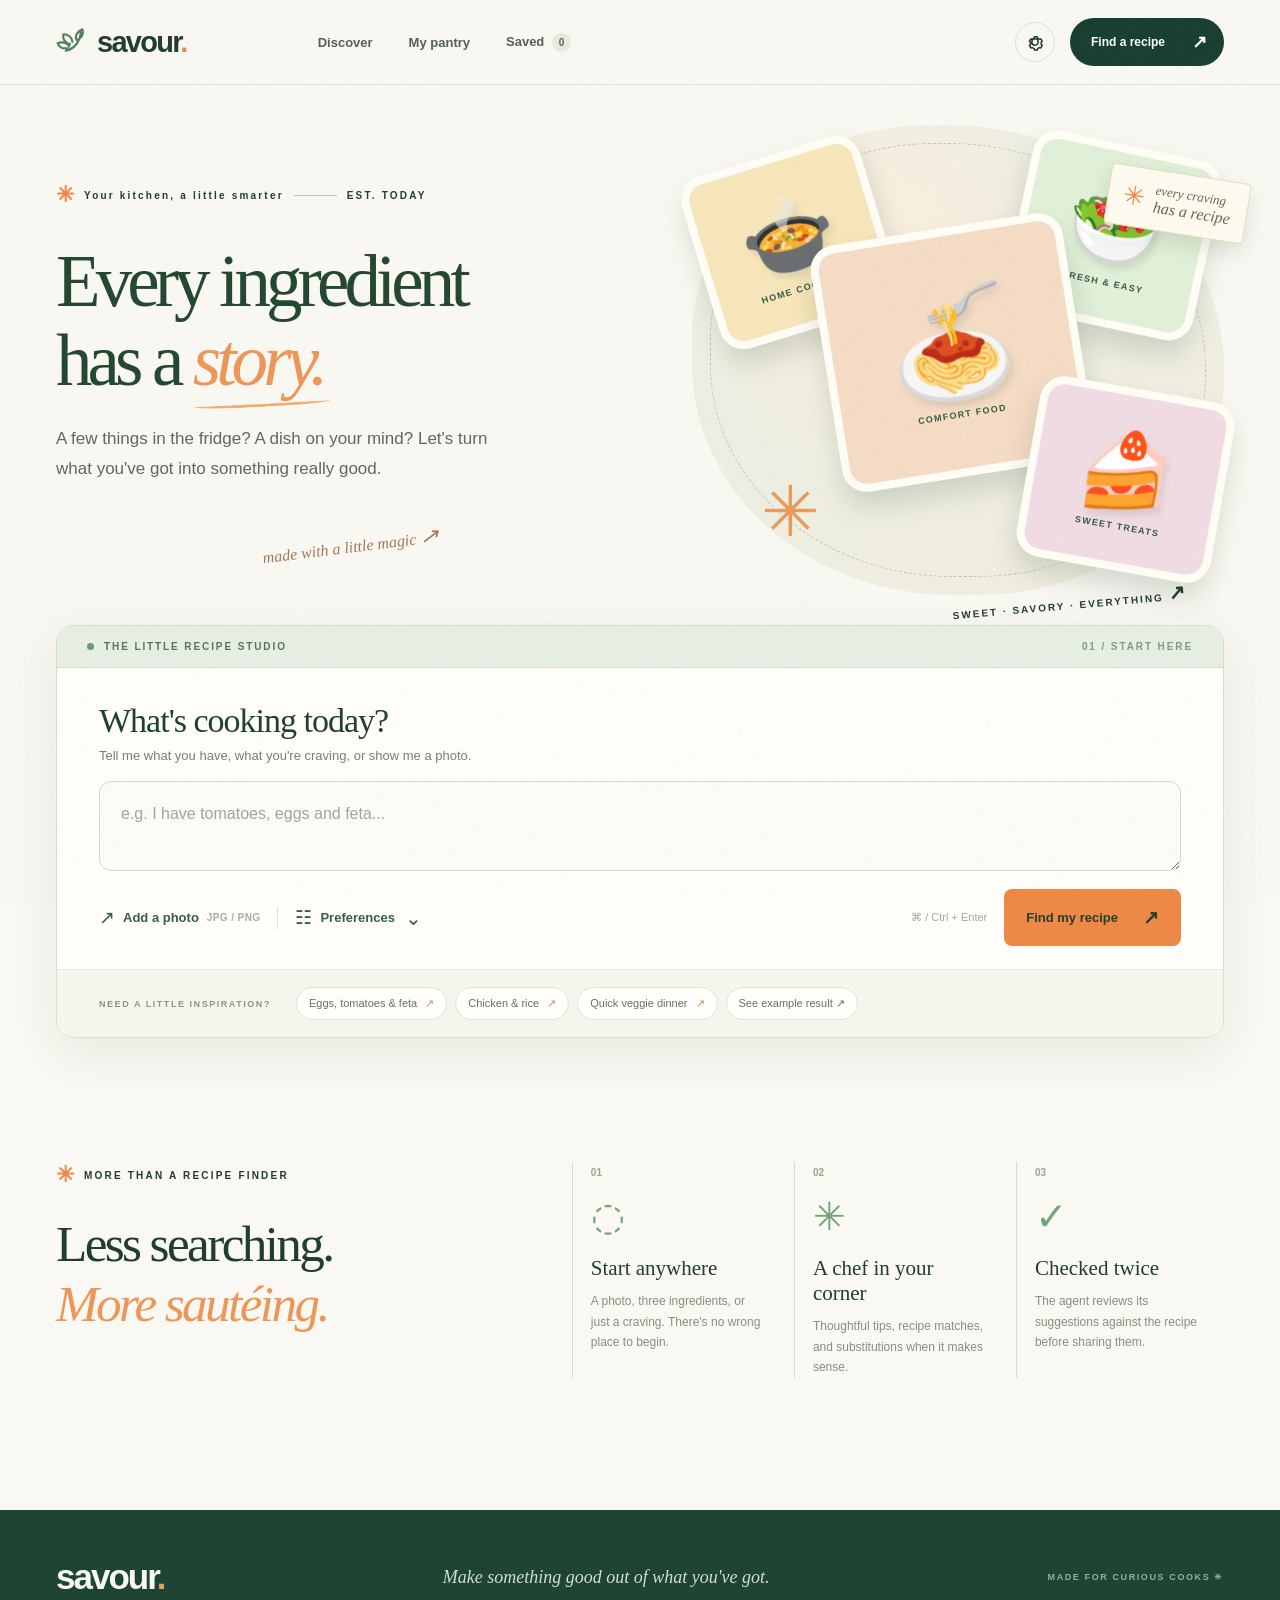
<file: app/index.html>
<!DOCTYPE html>
<html lang="en">
<head>
  <meta charset="UTF-8" />
  <meta name="viewport" content="width=device-width, initial-scale=1" />
  <meta name="theme-color" content="#f8f8f3" />
  <meta name="description" content="Savour is your thoughtful AI kitchen companion. Discover meals, snacks, desserts, drinks, and cuisines from ingredients, a dish idea, or a photo." />
  <title>Savour — Make something good.</title>
  <link rel="stylesheet" href="./styles.css" />
</head>
<body>
  <div class="grain" aria-hidden="true"></div>
  <header class="site-header">
    <div class="shell nav-bar">
      <a class="brand" href="#home" id="homeLink" aria-label="Savour home">
        <span class="brand-emblem" aria-hidden="true"><svg viewBox="0 0 40 40"><path d="M12 30c10-2 17-11 18-22M17 22C9 20 8 14 9 10c6 0 10 4 11 9M24 15c0-6 3-9 8-11 2 6-1 11-7 13M14 27c-7 1-10-1-12-6 6-3 12 0 14 4" fill="none" stroke="currentColor" stroke-width="2.6" stroke-linecap="round" stroke-linejoin="round"/></svg></span>
        <span>savour<span class="brand-dot">.</span></span>
      </a>
      <nav class="top-nav" aria-label="Main navigation">
        <a href="#discover" class="top-nav-link">Discover</a>
        <button type="button" class="top-nav-link nav-btn" id="pantryNav">My pantry</button>
        <button type="button" class="top-nav-link nav-btn" id="savedNav">Saved <span class="saved-count" id="savedCount">0</span></button>
      </nav>
      <div class="nav-actions">
        <button class="icon-btn mobile-menu" id="mobileMenu" type="button" aria-label="Open menu" title="Menu">☰</button>
        <button class="icon-btn" id="settingsBtn" type="button" aria-label="Connection settings" title="Connection settings"><svg viewBox="0 0 24 24" aria-hidden="true"><path d="M12 15.8a3.8 3.8 0 1 0 0-7.6 3.8 3.8 0 0 0 0 7.6ZM19.4 15.1l1.3 1-1.7 3-1.6-.5a8.5 8.5 0 0 1-2.4 1.4l-.3 1.7h-3.4l-.3-1.7a8.5 8.5 0 0 1-2.4-1.4l-1.6.5-1.7-3 1.3-1a8.2 8.2 0 0 1 0-2.8l-1.3-1 1.7-3 1.6.5A8.5 8.5 0 0 1 11 7.4l.3-1.7h3.4l.3 1.7a8.5 8.5 0 0 1 2.4 1.4l1.6-.5 1.7 3-1.3 1a8.2 8.2 0 0 1 0 2.8Z"/></svg></button>
        <a href="#search" class="top-cta">Find a recipe <span aria-hidden="true">↗</span></a>
      </div>
    </div>
  </header>

  <main id="home">
    <section class="hero shell" id="discover" aria-labelledby="heroTitle">
      <div class="hero-copy">
        <div class="eyebrow"><span class="eyebrow-star">✳</span> Your kitchen, a little smarter <span class="eyebrow-line"></span> EST. TODAY</div>
        <h1 id="heroTitle">Every ingredient<br/>has a <em>story.</em></h1>
        <p class="hero-subtitle">A few things in the fridge? A dish on your mind? Let's turn what you've got into something really good.</p>
        <div class="hero-scribble" aria-hidden="true">made with a little magic <span>↗</span></div>
      </div>
      <div class="hero-art food-universe" aria-label="Illustrations of different kinds of food, including pasta, a bowl, soup and dessert">
        <div class="food-gallery">
          <div class="food-tile food-tile-main"><span class="food-tile-emoji" aria-hidden="true">🍝</span><span class="food-tile-caption">COMFORT FOOD</span></div>
          <div class="food-tile food-tile-top"><span class="food-tile-emoji" aria-hidden="true">🥗</span><span class="food-tile-caption">FRESH & EASY</span></div>
          <div class="food-tile food-tile-left"><span class="food-tile-emoji" aria-hidden="true">🍲</span><span class="food-tile-caption">HOME COOKING</span></div>
          <div class="food-tile food-tile-right"><span class="food-tile-emoji" aria-hidden="true">🍰</span><span class="food-tile-caption">SWEET TREATS</span></div>
          <div class="gallery-sparkle" aria-hidden="true">✳</div>
        </div>
        <div class="art-sticker"><span class="art-sticker-icon">✳</span><span>every craving<br/><strong>has a recipe</strong></span></div>
        <span class="art-caption">SWEET · SAVORY · EVERYTHING <span>↗</span></span>
      </div>
    </section>

    <section class="search-section shell" id="search" aria-label="Find a recipe">
      <div class="search-card">
        <div class="search-head"><span class="search-head-dot"></span><span>THE LITTLE RECIPE STUDIO</span><span class="search-head-right">01 / START HERE</span></div>
        <div class="search-body">
          <label class="search-title" for="recipeQuery">What's cooking today?</label>
          <p class="search-hint">Tell me what you have, what you're craving, or show me a photo.</p>
          <div class="query-wrap"><textarea id="recipeQuery" rows="2" maxlength="700" placeholder="e.g. I have tomatoes, eggs and feta..." aria-label="Describe a dish or ingredients"></textarea></div>
          <div class="upload-preview" id="uploadPreview" hidden><img id="previewImage" alt="Your uploaded food photo"/><div><strong id="imageName">Photo attached</strong><span>We'll look at it for ingredients or a recipe.</span></div><button class="icon-btn preview-remove" id="removeImage" aria-label="Remove image" type="button">×</button></div>
          <div class="search-controls"><label class="upload-btn" for="imageFile"><span class="small-ico">↗</span> Add a photo <span class="upload-sub">JPG / PNG</span></label><input id="imageFile" type="file" accept="image/png,image/jpeg,image/webp" hidden/><span class="control-divider"></span><button class="filter-toggle" type="button" id="filterToggle" aria-expanded="false" aria-controls="filterPanel"><span class="small-ico">☷</span> Preferences <span class="chevron" id="filterChevron">⌄</span></button><div class="search-spacer"></div><span class="keyboard-hint">⌘ / Ctrl + Enter</span><button class="search-submit" id="searchSubmit" type="button">Find my recipe <span>↗</span></button></div>
          <div class="filter-panel" id="filterPanel" hidden><div class="filter-grid"><label>Ready in <select id="maxMinutes"><option value="">Any time</option><option value="15">15 min or less</option><option value="30">30 min or less</option><option value="45">45 min or less</option><option value="60">60 min or less</option></select></label><label>Cuisine <select id="cuisine"><option value="">Surprise me</option><option value="italian">Italian</option><option value="mediterranean">Mediterranean</option><option value="tunisian">Tunisian</option><option value="indian">Indian</option><option value="mexican">Mexican</option><option value="asian">Asian</option></select></label><label>Max kcal / serving <input type="number" id="maxKcal" inputmode="numeric" placeholder="Optional" min="0" max="5000"/></label><label>Min protein (g) <input type="number" id="minProtein" inputmode="numeric" placeholder="Optional" min="0" max="500"/></label></div><label class="check-label"><input type="checkbox" id="vegetarian"/> Vegetarian only</label></div>
        </div>
        <div class="search-bottom"><span>NEED A LITTLE INSPIRATION?</span><div class="suggestions"><button type="button" class="suggestion" data-query="I have eggs, tomatoes and feta">Eggs, tomatoes & feta <span>↗</span></button><button type="button" class="suggestion" data-query="easy chicken and rice">Chicken & rice <span>↗</span></button><button type="button" class="suggestion" data-query="quick vegetarian dinner">Quick veggie dinner <span>↗</span></button><button type="button" class="suggestion sample-link" id="viewDemo">See example result ↗</button></div></div>
      </div>
      <div id="message" class="message" role="status" aria-live="polite" hidden></div>
      <div id="loadingSection" class="loading-card" hidden aria-live="polite"><div class="loading-spinner" aria-hidden="true"><span>✳</span></div><div><strong>Something delicious is coming together...</strong><p>Your assistant is finding a recipe, asking the Chef, and checking the result. This can take a little while on local models.</p><div class="loading-dots" aria-hidden="true"><i></i><i></i><i></i></div></div><button type="button" class="quiet-btn" id="cancelBtn">Cancel</button></div>
    </section>

    <section class="result-section shell" id="recipeResult" hidden aria-label="Recipe result">
      <div class="section-top"><div class="eyebrow"><span class="eyebrow-star">✳</span> YOUR RECIPE, SERVED</div><button class="quiet-btn" id="newSearch" type="button">← Search again</button></div>
      <div class="recipe-hero">
        <div class="recipe-heading"><div class="result-status" id="resultStatus"><span class="status-dot"></span> Recipe preview</div><h2 id="recipeTitle">Shakshuka</h2><p id="recipeSubheading">A little something worth making.</p><div class="recipe-tags" id="recipeTags"></div><div class="recipe-actions"><button class="secondary-btn" type="button" id="saveRecipe">♡ Save recipe</button><button class="secondary-btn" type="button" id="copyRecipe">⧉ Copy</button><button class="secondary-btn" type="button" id="printRecipe">↗ Print</button></div></div>
        <div class="recipe-image" id="recipeImage"><div class="fallback-food"><div class="food-orb orb-1"></div><div class="food-orb orb-2"></div><div class="dish-circle"><span id="fallbackEmoji" aria-hidden="true">🍲</span></div><span class="fallback-scribble">made for you ✳</span></div></div>
      </div>
      <div class="recipe-layout">
        <aside class="ingredients-card"><div class="panel-heading"><div><span class="panel-kicker">01 / GET READY</span><h3>What you'll need</h3></div><span class="ingredient-progress" id="ingredientProgress">0 / 0</span></div><div id="ingredientList" class="ingredient-list"></div><div class="missing-banner" id="missingBanner" hidden></div><div class="pantry-note" id="pantryNote" hidden></div><button class="subtle-action" type="button" id="copyIngredients">↗ Copy ingredients list</button></aside>
        <div class="method-column"><div class="method-card"><div class="panel-heading"><div><span class="panel-kicker">02 / MAKE IT HAPPEN</span><h3>Let's cook</h3></div><button type="button" id="startCooking" class="cook-toggle">Start cooking ↗</button></div><p class="method-subtitle">Take it one delicious step at a time. Tap a step when you're done.</p><div class="steps-list" id="stepsList"></div></div><div class="chef-card"><div class="chef-symbol">✳</div><div><span class="panel-kicker">A NOTE FROM YOUR AI CHEF</span><p id="chefNote"></p><div id="subsArea"></div></div></div></div>
        <aside class="facts-column"><div class="nutrition-card"><div class="panel-kicker">03 / AT A GLANCE</div><h3>Nutrition <em>notes.</em></h3><span class="nutrition-sub">Per serving, where available</span><div class="nutrition-big" id="caloriesBlock"><span id="caloriesValue">—</span><small>kcal</small></div><div class="nutrition-rows" id="nutritionRows"></div><p class="nutri-foot">Figures come from the recipe database, not an AI estimate.</p></div><div class="trust-card"><div class="trust-symbol">✓</div><strong id="trustTitle">Made with care</strong><p id="trustDesc">Recipes are matched with your request and checked before being shown.</p><span class="trust-foot">RECIPE ASSISTANT · SAVOUR</span></div></aside>
      </div>
    </section>

    <section class="discover-footer shell" id="howItWorks"><div class="feature-intro"><span class="eyebrow"><span class="eyebrow-star">✳</span> MORE THAN A RECIPE FINDER</span><h2>Less searching.<br/><em>More sautéing.</em></h2></div><div class="feature-grid"><div class="feature"><span class="feature-number">01</span><div class="feature-icon">◌</div><h3>Start anywhere</h3><p>A photo, three ingredients, or just a craving. There's no wrong place to begin.</p></div><div class="feature"><span class="feature-number">02</span><div class="feature-icon">✳</div><h3>A chef in your corner</h3><p>Thoughtful tips, recipe matches, and substitutions when it makes sense.</p></div><div class="feature"><span class="feature-number">03</span><div class="feature-icon">✓</div><h3>Checked twice</h3><p>The agent reviews its suggestions against the recipe before sharing them.</p></div></div></section>
  </main>

  <footer class="site-footer"><div class="shell footer-inner"><span class="footer-brand">savour<span>.</span></span><span>Make something good out of what you've got.</span><span>MADE FOR CURIOUS COOKS ✳</span></div></footer>

  <div class="drawer-backdrop" id="drawerBackdrop" hidden></div>
  <aside class="drawer" id="drawer" role="dialog" aria-modal="true" aria-labelledby="drawerTitle" hidden><div class="drawer-top"><span class="eyebrow">SAVOUR STUDIO</span><button type="button" class="icon-btn" id="closeDrawer" aria-label="Close panel">×</button></div><h2 id="drawerTitle">Your little corner.</h2><div id="drawerContent"></div></aside>
  <div class="toast" id="toast" role="status" aria-live="polite" hidden></div>
  <script src="./app.js" defer></script>
</body>
</html>
</file>
<file: app/styles.css>
:root{--ink:#203d31;--ink-2:#4c5a4d;--dark:#173e30;--olive:#748b65;--line:#dfded3;--paper:#f9f8f2;--warm:#f1f0e8;--white:#fffefa;--peach:#ffe3c6;--orange:#ee8846;--mint:#e5ede0;--sans:Inter,ui-sans-serif,-apple-system,BlinkMacSystemFont,"Segoe UI",sans-serif;--serif:Georgia,"Iowan Old Style","Palatino Linotype",serif}
*,*::before,*::after{box-sizing:border-box}html{scroll-behavior:smooth;scroll-padding-top:105px}body{margin:0;background:var(--paper);color:var(--ink);font-family:var(--sans);-webkit-font-smoothing:antialiased;min-width:320px}body.drawer-open{overflow:hidden}button,textarea,input,select{font:inherit}button{cursor:pointer}button:disabled{opacity:.5;cursor:not-allowed}a{color:inherit;text-decoration:none}svg{width:100%;height:100%}button:focus-visible,a:focus-visible,textarea:focus-visible,input:focus-visible,select:focus-visible{outline:3px solid #f29956;outline-offset:3px}[hidden]{display:none!important}::selection{background:#f4b97b;color:#143d2f}
.grain{position:fixed;inset:0;pointer-events:none;z-index:200;opacity:.10;background-image:url("data:image/svg+xml,%3Csvg viewBox='0 0 180 180' xmlns='http://www.w3.org/2000/svg'%3E%3Cfilter id='n'%3E%3CfeTurbulence type='fractalNoise' baseFrequency='.85' numOctaves='3' stitchTiles='stitch'/%3E%3C/filter%3E%3Crect width='100%25' height='100%25' filter='url(%23n)' opacity='.28'/%3E%3C/svg%3E")}.shell{width:min(1320px,calc(100% - 112px));margin-inline:auto}
.site-header{position:sticky;top:0;z-index:90;background:rgba(249,248,242,.94);backdrop-filter:blur(20px);border-bottom:1px solid rgba(31,69,50,.11)}.nav-bar{height:84px;display:flex;align-items:center;gap:36px}.brand{display:flex;align-items:center;gap:8px;font-size:29px;font-weight:750;letter-spacing:-1.7px;line-height:1}.brand-emblem{width:33px;height:33px;color:#4d815a;display:block}.brand-dot{color:var(--orange)}.top-nav{display:flex;align-items:center;gap:36px;margin-left:95px}.top-nav-link{font-size:13px;font-weight:650;color:#526054;transition:color .2s}.top-nav-link:hover{color:var(--orange)}.nav-btn{background:none;border:0;padding:8px 0}.saved-count{display:inline-grid;place-items:center;margin-left:4px;min-width:19px;height:19px;border-radius:50%;background:#e7eadf;color:#526852;font-size:10px;font-weight:750}.nav-actions{display:flex;gap:15px;align-items:center;margin-left:auto}.icon-btn{width:40px;height:40px;display:grid;place-items:center;background:none;border:1px solid var(--line);color:var(--ink);border-radius:50%;font-size:24px}.icon-btn svg{width:20px;height:20px;fill:none;stroke:currentColor;stroke-width:1.8;stroke-linejoin:round;stroke-linecap:round}.icon-btn:hover,.secondary-btn:hover{border-color:#9aaf95;background:#f2f5ec}.top-cta{padding:13px 17px 13px 21px;border-radius:50px;background:var(--dark);color:#fff;font-weight:700;font-size:12px;display:flex;gap:27px;align-items:center;transition:transform .2s,background .2s}.top-cta:hover{background:#285742;transform:translateY(-1px)}.top-cta span{font-size:18px}
.hero{min-height:550px;display:grid;grid-template-columns:1.05fr .95fr;align-items:center;gap:48px;padding-top:30px;padding-bottom:30px}.hero-copy{position:relative;padding-top:8px}.eyebrow{font-size:10px;letter-spacing:2.2px;font-weight:800;display:flex;align-items:center;gap:10px;white-space:nowrap}.eyebrow-star{font-size:22px;color:var(--orange);letter-spacing:0}.eyebrow-line{width:43px;height:1px;background:#c2c5b6}.hero h1{font-family:var(--serif);font-size:clamp(59px,5.7vw,91px);line-height:1.08;letter-spacing:-4.9px;font-weight:400;margin:35px 0 23px;color:#234632}.hero h1 em,.feature-intro h2 em,.nutrition-card h3 em{font-weight:400;color:#ed9658;position:relative}.hero h1 em:after{content:"";position:absolute;left:1%;right:-5%;bottom:-6px;height:7px;border-bottom:3px solid #f2ad70;transform:rotate(-3deg);border-radius:50%}.hero-subtitle{font-size:17px;line-height:1.75;max-width:455px;color:#5e685d;margin:0}.hero-scribble{margin:36px 0 0 205px;font-family:var(--serif);font-style:italic;transform:rotate(-7deg);color:#a47859;font-size:16px}.hero-scribble span{display:inline-block;transform:rotate(8deg);font-size:22px}.hero-art{height:470px;border-radius:50% 48% 47% 52%;position:relative;background:#e8ede1;isolation:isolate;overflow:visible;display:flex;align-items:center;justify-content:center}.hero-art::before{position:absolute;content:"";inset:28px;border-radius:inherit;border:1px dashed #b9c8af}.hero-orbit{position:absolute;border:1px solid rgba(48,91,54,.12);border-radius:50%;transform:rotate(28deg)}.orbit-one{height:360px;width:530px}.orbit-two{height:515px;width:360px}.citrus-art{width:min(110%,620px);height:auto;position:relative;z-index:3;filter:drop-shadow(0 19px 16px rgba(47,77,47,.12))}.art-sun{position:absolute;width:22px;height:22px;background:#ecb978;border-radius:50%}.sun-one{left:30px;top:65px}.sun-two{right:2px;bottom:45px;width:13px;height:13px;background:#819b79}.art-sticker{position:absolute;right:-24px;top:48px;display:flex;gap:9px;align-items:center;z-index:5;padding:13px 15px;background:#fffaf0;border:1px solid #e8dcb9;transform:rotate(9deg);box-shadow:0 9px 20px #294b3122;border-radius:4px;color:#5b6a4e;font-family:var(--serif);font-style:italic;font-size:13px;line-height:1.15}.art-sticker strong{font-size:16px;font-weight:400}.art-sticker-icon{font-style:normal;font-size:26px;color:var(--orange)}.art-caption{position:absolute;right:36px;bottom:-19px;font-size:10px;font-weight:800;letter-spacing:2px;transform:rotate(-5deg)}.art-caption span{font-size:20px}
.search-section{position:relative;z-index:5;margin-top:-10px}.search-card{background:var(--white);border:1px solid #d8ddcf;border-radius:18px;box-shadow:0 14px 50px #173e3012;overflow:hidden}.search-head{display:flex;gap:10px;align-items:center;padding:15px 30px;background:#e7efe5;color:#52765a;border-bottom:1px solid #d6dfd0;font-size:10px;font-weight:800;letter-spacing:1.9px}.search-head-dot{width:7px;height:7px;background:#699b76;border-radius:50%}.search-head-right{margin-left:auto;color:#849b82}.search-body{padding:34px 42px 23px}.search-title{font-family:var(--serif);font-size:34px;line-height:1.1;letter-spacing:-1px;display:block}.search-hint{margin:9px 0 18px;color:#758074;font-size:13px}.query-wrap{border:1px solid #d7d9cd;border-radius:12px;background:#fcfcf7;transition:border-color .2s,box-shadow .2s}.query-wrap:focus-within{border-color:#9bab92;box-shadow:0 0 0 4px rgba(105,155,118,.12)}.query-wrap textarea{display:block;width:100%;resize:vertical;min-height:88px;max-height:270px;border:0;outline:0!important;background:transparent;padding:20px 21px;color:#284c39;font-size:16px;line-height:1.5}.query-wrap textarea::placeholder{color:#a0a79a}.search-controls{display:flex;align-items:center;gap:17px;margin-top:18px}.upload-btn,.filter-toggle{display:inline-flex;align-items:center;gap:8px;font-size:13px;font-weight:700;color:#365e45;border:0;background:transparent;padding:8px 0;white-space:nowrap}.upload-btn:hover,.filter-toggle:hover{color:#b8784d}.small-ico{font-size:19px;font-weight:500}.upload-sub{font-size:10px;letter-spacing:.4px;color:#a7ada2;font-weight:650}.control-divider{height:22px;width:1px;background:#dfe0d8}.chevron{font-size:20px;font-weight:400;margin-left:2px;transition:transform .2s}.filter-toggle[aria-expanded="true"] .chevron{transform:rotate(180deg)}.search-spacer{flex:1}.keyboard-hint{color:#9caa9a;font-size:11px;white-space:nowrap}.search-submit{background:var(--orange);border:0;border-radius:8px;padding:17px 22px;color:#253f30;font-size:13px;font-weight:800;display:flex;align-items:center;gap:25px;transition:transform .2s,background .2s}.search-submit:hover{background:#f4a265;transform:translateY(-1px)}.search-submit span{font-size:19px}.search-bottom{padding:17px 42px;background:#f4f5ed;border-top:1px solid #e9ebe2;display:flex;gap:25px;align-items:center}.search-bottom>span{white-space:nowrap;font-size:9px;font-weight:800;letter-spacing:1.55px;color:#8b9684}.suggestions{display:flex;flex-wrap:wrap;gap:8px}.suggestion{border:1px solid #dfe4d8;background:#fffefa;border-radius:999px;font-size:11px;color:#627461;padding:9px 12px;transition:border .2s,transform .2s}.suggestion span{color:#cc8e5b;margin-left:5px}.suggestion:hover{border-color:#90b28c;transform:translateY(-1px)}.upload-preview{display:flex;align-items:center;gap:12px;padding:12px 16px;background:#f1f6ee;border:1px solid #d8e6d2;border-radius:9px;margin-top:12px}.upload-preview img{width:56px;height:56px;object-fit:cover;border-radius:7px}.upload-preview>div{display:flex;flex-direction:column;gap:5px;font-size:11px;color:#788777}.upload-preview strong{color:var(--dark);font-size:12px}.preview-remove{margin-left:auto;width:28px;height:28px;font-size:21px}.filter-panel{margin-top:16px;background:#f5f7f0;padding:22px;border-radius:10px;border:1px solid #e3e8dc}.filter-grid{display:grid;grid-template-columns:repeat(4,minmax(0,1fr));gap:12px}.filter-grid label{font-size:11px;color:#677866;font-weight:800;display:flex;flex-direction:column;gap:8px}.filter-grid input,.filter-grid select{padding:11px 9px;border:1px solid #d8dfd1;border-radius:8px;background:#fff;color:var(--dark);width:100%;min-width:0}.check-label{display:inline-flex;align-items:center;gap:8px;margin-top:18px;font-size:12px;font-weight:700;color:#4f6954}.check-label input{accent-color:var(--dark);width:16px;height:16px}.message{margin-top:20px;background:#fff2e8;border:1px solid #efcaa9;border-radius:12px;padding:15px 20px;font-size:13px;color:#81492e;white-space:pre-wrap;line-height:1.55}.message.info{background:#edf4e7;color:#365e45;border-color:#d0e0ce}.loading-card{display:flex;align-items:center;gap:22px;margin-top:22px;padding:21px 24px;border:1px solid #cfdfc9;border-radius:14px;background:#eef4e9;box-shadow:0 8px 24px #284f2f0b}.loading-card strong{font-family:var(--serif);font-size:21px;font-weight:400}.loading-card p{font-size:12px;line-height:1.6;color:#647667;margin:5px 0}.loading-card>.quiet-btn{margin-left:auto}.loading-spinner{width:58px;height:58px;flex:none;display:grid;place-items:center;border-radius:50%;border:2px dashed #7eac84;animation:spin 7s linear infinite}.loading-spinner span{font-size:31px;color:var(--orange)}.loading-dots{display:flex;gap:5px}.loading-dots i{width:5px;height:5px;background:#7ca883;border-radius:50%;animation:blink 1.3s infinite}.loading-dots i:nth-child(2){animation-delay:.2s}.loading-dots i:nth-child(3){animation-delay:.4s}@keyframes spin{to{transform:rotate(360deg)}}@keyframes blink{50%{opacity:.2}}.quiet-btn{background:none;border:0;color:#52715a;font-size:12px;font-weight:700;white-space:nowrap;padding:10px 0}.quiet-btn:hover{color:var(--orange)}
.result-section{margin-top:85px;scroll-margin-top:105px}.section-top{display:flex;align-items:center;justify-content:space-between;margin-bottom:20px}.recipe-hero{display:grid;grid-template-columns:1.12fr .88fr;gap:35px;min-height:350px;background:#e8eee4;border-radius:16px;overflow:hidden;border:1px solid #dfe6d8}.recipe-heading{padding:48px 16px 43px 48px;display:flex;flex-direction:column;align-items:flex-start}.result-status{display:inline-flex;align-items:center;gap:7px;border-radius:999px;background:#fffdf4;border:1px solid #d4dccf;color:#57725c;font-size:10px;letter-spacing:1.1px;font-weight:800;padding:9px 13px;text-transform:uppercase}.status-dot{height:7px;width:7px;border-radius:50%;background:#6ca67a}.result-status.preview{color:#8b794b;background:#fff0cb;border-color:#ecdca8}.result-status.preview .status-dot{background:#daa356}.recipe-heading h2{font-family:var(--serif);font-weight:400;letter-spacing:-2.5px;font-size:clamp(43px,4.2vw,65px);line-height:1.07;margin:27px 0 10px;text-transform:capitalize}.recipe-heading p{color:#6b7c6d;max-width:390px;line-height:1.65;font-size:14px;margin:0}.recipe-tags{display:flex;gap:8px;margin-top:25px;flex-wrap:wrap}.recipe-tag{background:#fffaf0;border:1px solid #dfe5d9;border-radius:40px;padding:10px 12px;color:#4e6b50;font-size:11px;font-weight:700}.recipe-actions{display:flex;gap:9px;flex-wrap:wrap;margin-top:auto;padding-top:28px}.secondary-btn{border:1px solid #c5d5c2;background:transparent;border-radius:9px;padding:12px 16px;color:#365845;font-size:12px;font-weight:800}.secondary-btn.saved{background:#274c3a;color:#fff;border-color:#274c3a}.recipe-image{position:relative;overflow:hidden;min-height:348px;background:#edbf88}.recipe-image>img{width:100%;height:100%;position:absolute;inset:0;object-fit:cover}.fallback-food{position:absolute;inset:0;display:grid;place-items:center;background:radial-gradient(circle at 32% 42%,#fff1ca 0 14%,transparent 15%),linear-gradient(145deg,#f7d79d,#eab17a 70%,#e79f72)}.dish-circle{width:260px;height:260px;border:12px solid #faf2df;background:#f6d8a7;border-radius:50%;box-shadow:10px 20px 20px #865c392b,0 0 0 3px #e5c18d;display:grid;place-items:center;transform:rotate(-12deg)}.dish-circle span{font-size:125px;filter:drop-shadow(6px 9px 6px #815d2933)}.food-orb{position:absolute;width:64px;height:64px;border-radius:50%;background:#2a6a49;filter:blur(1px);opacity:.55}.orb-1{top:25px;right:75px}.orb-2{bottom:20px;left:50px;background:#f7e8c4}.fallback-scribble{position:absolute;bottom:25px;right:25px;font-family:var(--serif);font-size:22px;font-style:italic;transform:rotate(-9deg);color:#754b32}.recipe-layout{display:grid;grid-template-columns:minmax(240px,.95fr) minmax(340px,1.47fr) minmax(200px,.8fr);gap:20px;margin-top:22px;align-items:start}.ingredients-card,.method-card,.nutrition-card,.trust-card{border:1px solid #e2e2d8;background:#fffefa;border-radius:13px;box-shadow:0 5px 20px #213b2a06}.ingredients-card{padding:26px 25px}.panel-heading{display:flex;justify-content:space-between;align-items:center;gap:12px}.panel-kicker{font-size:9px;letter-spacing:2px;color:#8e9b87;font-weight:850}.panel-heading h3,.nutrition-card h3{font-family:var(--serif);font-size:28px;letter-spacing:-.9px;font-weight:400;margin:7px 0 0;color:#234531}.ingredient-progress{background:#eaf2e7;padding:8px 10px;border-radius:30px;font-size:10px;color:#598062;font-weight:850;white-space:nowrap}.ingredient-list{display:flex;flex-direction:column;gap:0;margin-top:27px}.ingredient{border-bottom:1px solid #eeeee7;display:flex;align-items:flex-start;gap:11px;padding:13px 0;cursor:pointer;font-size:13px;line-height:1.5;color:#526350}.ingredient:first-child{padding-top:0}.ingredient input{appearance:none;flex:none;width:19px;height:19px;border:1.5px solid #bdcfb7;border-radius:6px;margin:1px 0 0;background:white;cursor:pointer;position:relative}.ingredient input:checked{background:#35734e;border-color:#35734e}.ingredient input:checked::after{content:'✓';color:#fff;position:absolute;left:3px;top:-2px;font-size:15px;font-weight:800}.ingredient:has(input:checked) span{text-decoration:line-through;opacity:.5}.missing-banner,.pantry-note{border-radius:9px;margin-top:19px;padding:13px;background:#fff5e9;border:1px solid #f4dfc8;color:#805e45;line-height:1.55;font-size:12px}.pantry-note{background:#f0f5ed;border-color:#deead8;color:#4b7953}.subtle-action{margin-top:20px;border:0;background:transparent;padding:0;color:#587c5d;font-size:12px;font-weight:800}.subtle-action:hover{text-decoration:underline}.method-column{display:flex;flex-direction:column;gap:19px}.method-card{padding:28px 31px}.cook-toggle{border:1px solid #d1ddc9;background:#eff5ec;border-radius:30px;padding:10px 14px;font-size:11px;font-weight:850;color:#4f795a;white-space:nowrap}.cook-toggle:hover{background:#dfeade}.method-subtitle{margin:15px 0 22px;font-size:12px;line-height:1.65;color:#8b978a}.steps-list{display:flex;flex-direction:column;gap:12px}.step{display:flex;align-items:flex-start;gap:15px;padding:14px 12px;border-radius:11px;transition:background .2s;cursor:pointer}.step:hover{background:#f3f6ef}.step-number{width:32px;height:32px;border-radius:50%;background:#e7efdf;color:#507254;display:grid;place-items:center;flex:none;font-family:var(--serif);font-size:15px}.step-text{font-size:13px;line-height:1.65;color:#4c5d4d;margin:5px 0 0}.step.done .step-number{background:#417850;color:#fff}.step.done .step-text{text-decoration:line-through;opacity:.52}.step.done .step-number::after{content:'✓';position:absolute;background:#417850}.step.done .step-number{font-size:0;position:relative}.step.done .step-number::after{font-size:14px}.chef-card{display:flex;align-items:flex-start;gap:15px;border:1px solid #e8d4bb;background:#fff4e7;border-radius:13px;padding:22px 26px}.chef-symbol{font-size:39px;color:#df975d;line-height:1}.chef-card p{font-family:var(--serif);font-size:16px;line-height:1.65;color:#75583f;font-style:italic;margin:12px 0 0}.subs-list{font-family:var(--sans)!important;font-style:normal!important;font-size:12px!important;color:#91684c!important}.facts-column{display:flex;flex-direction:column;gap:19px}.nutrition-card{padding:26px 23px}.nutrition-card h3{font-size:27px;line-height:1.2;margin:11px 0 0}.nutrition-card h3 em{color:var(--orange)}.nutrition-sub{font-size:11px;color:#8c9a89;display:block;margin-top:8px}.nutrition-big{display:flex;gap:8px;align-items:baseline;margin:31px 0 17px}.nutrition-big>span{font-family:var(--serif);font-size:65px;line-height:1;letter-spacing:-2px}.nutrition-big small{color:#a0a99a;font-size:12px;font-weight:700}.nutrition-rows{border-top:1px solid #eaede3}.nutrition-row{display:flex;align-items:center;justify-content:space-between;border-bottom:1px solid #eaede3;padding:13px 0;font-size:12px;color:#7b8a79}.nutrition-row strong{color:#3c5e46;font-weight:750}.nutri-foot{font-size:10px;color:#a0a89a;line-height:1.55;margin:18px 0 0}.trust-card{background:#e9f0e4;border-color:#dde8d9;padding:24px}.trust-symbol{display:grid;place-items:center;width:39px;height:39px;border:1px solid #a9c5ab;border-radius:50%;color:#447e52;background:#f9fff6;font-size:19px;margin-bottom:19px}.trust-card strong{display:block;font-family:var(--serif);font-weight:400;font-size:20px}.trust-card p{font-size:11px;line-height:1.7;color:#728574}.trust-foot{font-size:9px;letter-spacing:1px;font-weight:800;color:#91a58e}
.discover-footer{display:grid;grid-template-columns:1fr 1.4fr;gap:50px;margin-top:124px;margin-bottom:132px}.feature-intro h2{font-family:var(--serif);font-size:clamp(43px,4vw,60px);font-weight:400;line-height:1.16;letter-spacing:-2.6px;margin:26px 0}.feature-grid{display:grid;grid-template-columns:repeat(3,minmax(0,1fr));gap:14px}.feature{border-left:1px solid #d4dcd0;padding:0 16px 0 18px}.feature-number{font-size:10px;color:#96a792;font-weight:850}.feature-icon{font-size:39px;color:#75a47a;height:72px;display:flex;align-items:center}.feature h3{font-family:var(--serif);font-size:21px;font-weight:400;margin:4px 0 10px}.feature p{font-size:12px;color:#849081;line-height:1.7;margin:0}.site-footer{background:#1e4433;color:#f7f9f0}.footer-inner{min-height:135px;display:flex;justify-content:space-between;gap:15px;align-items:center}.footer-brand{font-size:35px;font-weight:800;letter-spacing:-2px}.footer-brand span{color:#ed9a64}.footer-inner>span:nth-child(2){font-family:var(--serif);font-style:italic;font-size:18px;color:#d3dfcc}.footer-inner>span:last-child{font-size:9px;letter-spacing:1.6px;color:#96af9b;font-weight:800}
.drawer-backdrop{position:fixed;inset:0;background:#14271c7d;z-index:110;backdrop-filter:blur(4px)}.drawer{position:fixed;inset:0 0 0 auto;z-index:111;width:min(480px,100%);background:#f9f8f2;padding:31px 35px;overflow-y:auto;box-shadow:-15px 0 45px #18362525}.drawer-top{display:flex;justify-content:space-between;align-items:center}.drawer h2{font:400 39px/1.18 var(--serif);letter-spacing:-1.7px;margin:30px 0}.drawer-section-intro{font-size:13px;line-height:1.65;color:#6d7a6c;margin-bottom:28px}.drawer label:not(.check-label){display:flex;flex-direction:column;gap:8px;color:#536b58;font-size:12px;font-weight:800;margin:18px 0}.drawer input[type="url"],.drawer input[type="text"]{border:1px solid #cfdbcb;background:#fff;border-radius:8px;padding:14px;width:100%;color:var(--dark);font-size:13px}.drawer-primary{width:100%;background:var(--dark);border:0;border-radius:8px;color:white;padding:15px;font-weight:750;margin-top:20px}.drawer-primary:hover{background:#315e49}.drawer-note{font-size:11px;color:#849184;line-height:1.7;margin-top:20px}.saved-item{padding:15px 0;border-bottom:1px solid var(--line);display:flex;gap:10px;justify-content:space-between;align-items:center}.saved-item strong{font-family:var(--serif);font-size:20px;font-weight:400;text-transform:capitalize}.saved-item span{display:block;font-size:11px;color:#97a393;margin-top:5px}.saved-item button{background:var(--dark);color:white;border:0;padding:10px;border-radius:7px;font-size:11px}.pantry-chip-list{display:flex;flex-wrap:wrap;gap:7px;margin:16px 0}.pantry-chip{border-radius:30px;background:#e6eee1;color:#54735b;border:1px solid #d3e0ce;display:flex;align-items:center;gap:8px;padding:8px 12px;font-size:12px}.pantry-chip button{border:0;background:none;color:#a05c3c;font-size:17px;padding:0;line-height:1}.drawer-add-row{display:flex;gap:8px}.drawer-add-row input{flex:1;width:60%;padding:12px;border:1px solid #ccd9c9;background:#fff;border-radius:8px}.drawer-add-row button{border:0;background:#e4ae7c;color:#284635;border-radius:8px;padding:12px 17px;font-weight:750}.toast{position:fixed;bottom:24px;right:24px;z-index:150;max-width:min(420px,calc(100vw - 40px));background:#234c37;color:white;border-radius:10px;padding:16px 21px;font-size:13px;box-shadow:0 16px 30px #14291833;animation:toast-in .25s ease}.toast.error{background:#934c3f}@keyframes toast-in{from{opacity:0;transform:translateY(10px)}to{opacity:1;transform:translateY(0)}}
@media(max-width:1150px){.shell{width:min(1200px,calc(100% - 60px))}.top-nav{margin-left:30px;gap:23px}.hero h1{font-size:68px}.hero-art{height:410px}.recipe-layout{grid-template-columns:.9fr 1.35fr}.facts-column{grid-column:1/-1;display:grid;grid-template-columns:1fr 1fr}.search-bottom{flex-wrap:wrap;gap:12px}}
@media(max-width:760px){.shell{width:calc(100% - 36px)}.nav-bar{height:73px;gap:15px}.brand{font-size:25px}.brand-emblem{width:28px;height:28px}.top-nav{display:none}.top-cta{padding:11px 13px;font-size:11px;gap:8px}.nav-actions{gap:8px}.hero{grid-template-columns:1fr;min-height:0;gap:10px;padding-top:47px;padding-bottom:32px}.hero h1{font-size:clamp(55px,11vw,79px);margin:25px 0 16px;letter-spacing:-3.6px}.hero-subtitle{font-size:15px}.hero-scribble{margin:18px 0 4px 100px}.hero-art{height:350px;max-width:520px;width:90%;margin:5px auto 0}.art-sticker{right:-10px}.search-section{margin-top:0}.search-head{padding:14px 18px}.search-head-right{font-size:8px}.search-body{padding:24px 20px}.search-title{font-size:28px}.search-controls{flex-wrap:wrap;gap:12px}.search-spacer{flex:1}.search-submit{width:100%;justify-content:center}.keyboard-hint{display:none}.search-bottom{padding:17px 20px}.filter-grid{grid-template-columns:1fr 1fr}.result-section{margin-top:64px}.recipe-hero{grid-template-columns:1fr;gap:0}.recipe-heading{padding:33px 25px}.recipe-heading h2{font-size:51px}.recipe-image{min-height:260px}.recipe-layout{grid-template-columns:1fr}.facts-column{grid-column:auto;grid-template-columns:1fr}.nutrition-card,.trust-card{padding:25px}.discover-footer{grid-template-columns:1fr;margin-top:80px;margin-bottom:80px;gap:15px}.feature-grid{grid-template-columns:repeat(3,1fr)}.footer-inner{flex-direction:column;align-items:flex-start;justify-content:center;padding:25px 0;gap:12px}.footer-inner>span:nth-child(2){font-size:16px}}
@media(max-width:460px){.hero h1{font-size:51px;letter-spacing:-2.6px}.eyebrow{font-size:9px;letter-spacing:1.2px}.eyebrow-line{width:14px}.hero-art{height:270px}.art-sticker{top:22px;right:-11px;padding:9px;font-size:11px}.art-sticker-icon{font-size:19px}.art-caption{right:10px;font-size:8px}.filter-grid{grid-template-columns:1fr}.upload-sub,.search-bottom>span{display:none}.recipe-heading h2{font-size:42px}.feature-grid{grid-template-columns:1fr;gap:25px}.feature{display:grid;grid-template-columns:35px 44px 1fr;gap:9px;align-items:start}.feature-number{padding-top:12px}.feature-icon{height:auto;font-size:30px}.feature h3{margin:7px 0}.feature p{grid-column:3}.drawer{padding:25px 22px}.chef-card{padding:20px 18px}.ingredients-card,.method-card{padding:24px 19px}}
@media(prefers-reduced-motion:reduce){*,*::before,*::after{animation-duration:.001ms!important;scroll-behavior:auto!important;transition-duration:.001ms!important}}
@media print{.site-header,.search-section,.discover-footer,.site-footer,.recipe-actions,.section-top,.cook-toggle,.subtle-action,.trust-card,.drawer,.drawer-backdrop,.toast{display:none!important}.result-section{display:block!important;margin:0}.shell{width:100%}.recipe-hero,.recipe-layout{display:block;border:0;background:#fff;box-shadow:none}.recipe-heading{padding:0}.recipe-image{display:none}.ingredients-card,.method-card,.nutrition-card,.chef-card{box-shadow:none;break-inside:avoid;border:0;padding:12px 0}.ingredient{padding:5px 0}.facts-column{display:block}.step{padding:6px 0}.chef-card{background:none}}
/* Decorative orbit rings must never create horizontal scrolling on phones. */
@media(max-width:760px){.hero-orbit{display:none}}

/* Responsive refinements */
.mobile-menu{display:none;font-size:20px}
@media(max-width:1150px){.hero-orbit{display:none}}
@media(max-width:900px){.discover-footer{grid-template-columns:1fr;gap:14px}}
@media(max-width:760px){.mobile-menu{display:grid}}
.search-card.drag-over{outline:3px dashed #e89b62;outline-offset:5px;background:#fff7ec}

/* Food-neutral editorial hero: showcases a variety of recipes, not one featured drink. */
.hero-art.food-universe{background:radial-gradient(circle at 35% 27%,#f8efe0 0 12%,transparent 50%),linear-gradient(145deg,#e6efe4,#f4eedf);border-radius:45% 52% 46% 49%;overflow:visible}
.hero-art.food-universe::before{inset:18px;border:1px dashed #bac9b5}
.food-gallery{position:relative;width:100%;height:100%;z-index:2}
.food-tile{position:absolute;display:flex;flex-direction:column;justify-content:center;align-items:center;border:8px solid #fffdf5;box-shadow:0 15px 26px rgba(40,67,43,.16);border-radius:25px;transition:transform .25s ease}
.food-tile-emoji{font-size:clamp(64px,8vw,112px);line-height:1.15;filter:drop-shadow(3px 6px 3px #425a3422)}
.food-tile-caption{font-size:9px;font-weight:850;color:#345b42;letter-spacing:1.3px;margin-top:7px}
.food-tile-main{width:48%;height:53%;top:22%;left:25%;background:#f5dcc5;transform:rotate(-9deg);z-index:4}
.food-tile-top{width:36%;height:39%;top:4%;right:3%;background:#e1f0d9;transform:rotate(12deg);z-index:3}
.food-tile-left{width:35%;height:38%;top:6%;left:1%;background:#f7e6ba;transform:rotate(-17deg);z-index:2}
.food-tile-right{width:37%;height:39%;right:0;bottom:5%;background:#f1dce3;transform:rotate(10deg);z-index:5}
.food-tile-left .food-tile-emoji,.food-tile-right .food-tile-emoji,.food-tile-top .food-tile-emoji{font-size:clamp(52px,6vw,85px)}
.gallery-sparkle{position:absolute;bottom:9%;left:13%;font-size:70px;color:#e89b5a;z-index:5}
@media(max-width:760px){.food-tile{border-width:6px;border-radius:18px}.food-tile-caption{font-size:7px}.gallery-sparkle{font-size:45px}}
@media(max-width:460px){.food-tile-emoji{font-size:66px}.food-tile-left .food-tile-emoji,.food-tile-right .food-tile-emoji,.food-tile-top .food-tile-emoji{font-size:47px}.food-tile-caption{font-size:6px;letter-spacing:.5px}}
</file>
